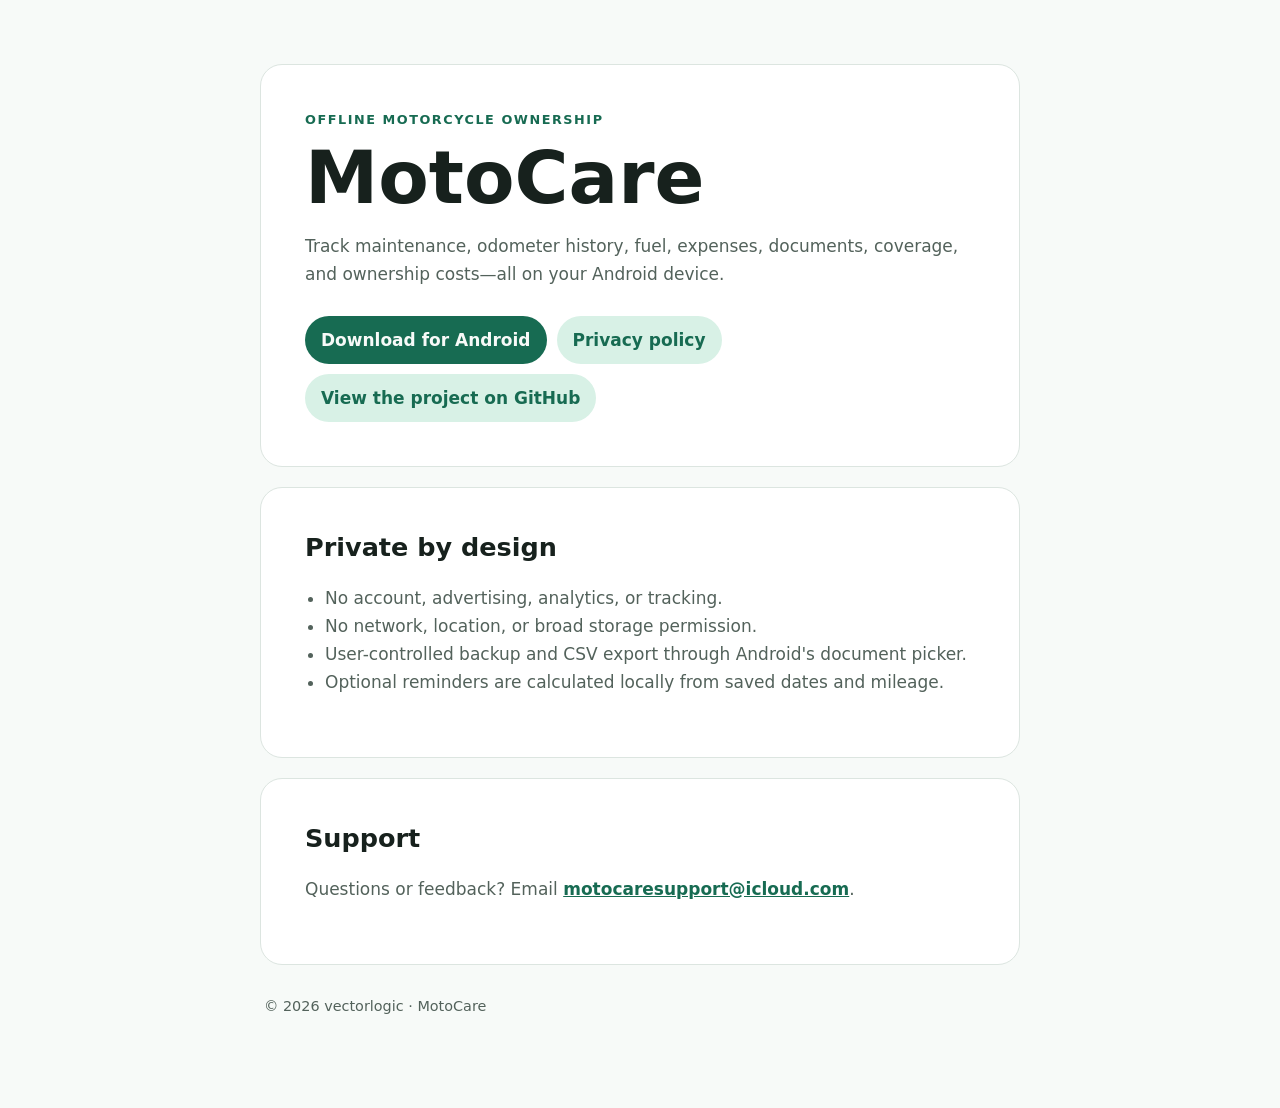
<file: docs/index.html>
<!doctype html>
<html lang="en">
<head>
    <meta charset="utf-8">
    <meta name="viewport" content="width=device-width, initial-scale=1">
    <meta name="description" content="MotoCare is a private, offline-first Android motorcycle maintenance and ownership tracker.">
    <title>MotoCare</title>
    <link rel="stylesheet" href="assets/style.css">
</head>
<body>
<main>
    <header>
        <div class="eyebrow">Offline motorcycle ownership</div>
        <h1>MotoCare</h1>
        <p>Track maintenance, odometer history, fuel, expenses, documents, coverage, and ownership costs—all on your Android device.</p>
        <div class="actions">
            <a class="button" href="https://github.com/vectorlogic-dev/motorcycle-maintenance/releases/latest/download/MotoCare.apk">Download for Android</a>
            <a class="button secondary" href="privacy/">Privacy policy</a>
            <a class="button secondary" href="https://github.com/vectorlogic-dev/motorcycle-maintenance">View the project on GitHub</a>
        </div>
    </header>
    <section>
        <h2>Private by design</h2>
        <ul>
            <li>No account, advertising, analytics, or tracking.</li>
            <li>No network, location, or broad storage permission.</li>
            <li>User-controlled backup and CSV export through Android's document picker.</li>
            <li>Optional reminders are calculated locally from saved dates and mileage.</li>
        </ul>
    </section>
    <section>
        <h2>Support</h2>
        <p>Questions or feedback? Email <a href="mailto:motocaresupport@icloud.com">motocaresupport@icloud.com</a>.</p>
    </section>
    <footer>© 2026 vectorlogic · MotoCare</footer>
</main>
</body>
</html>
</file>
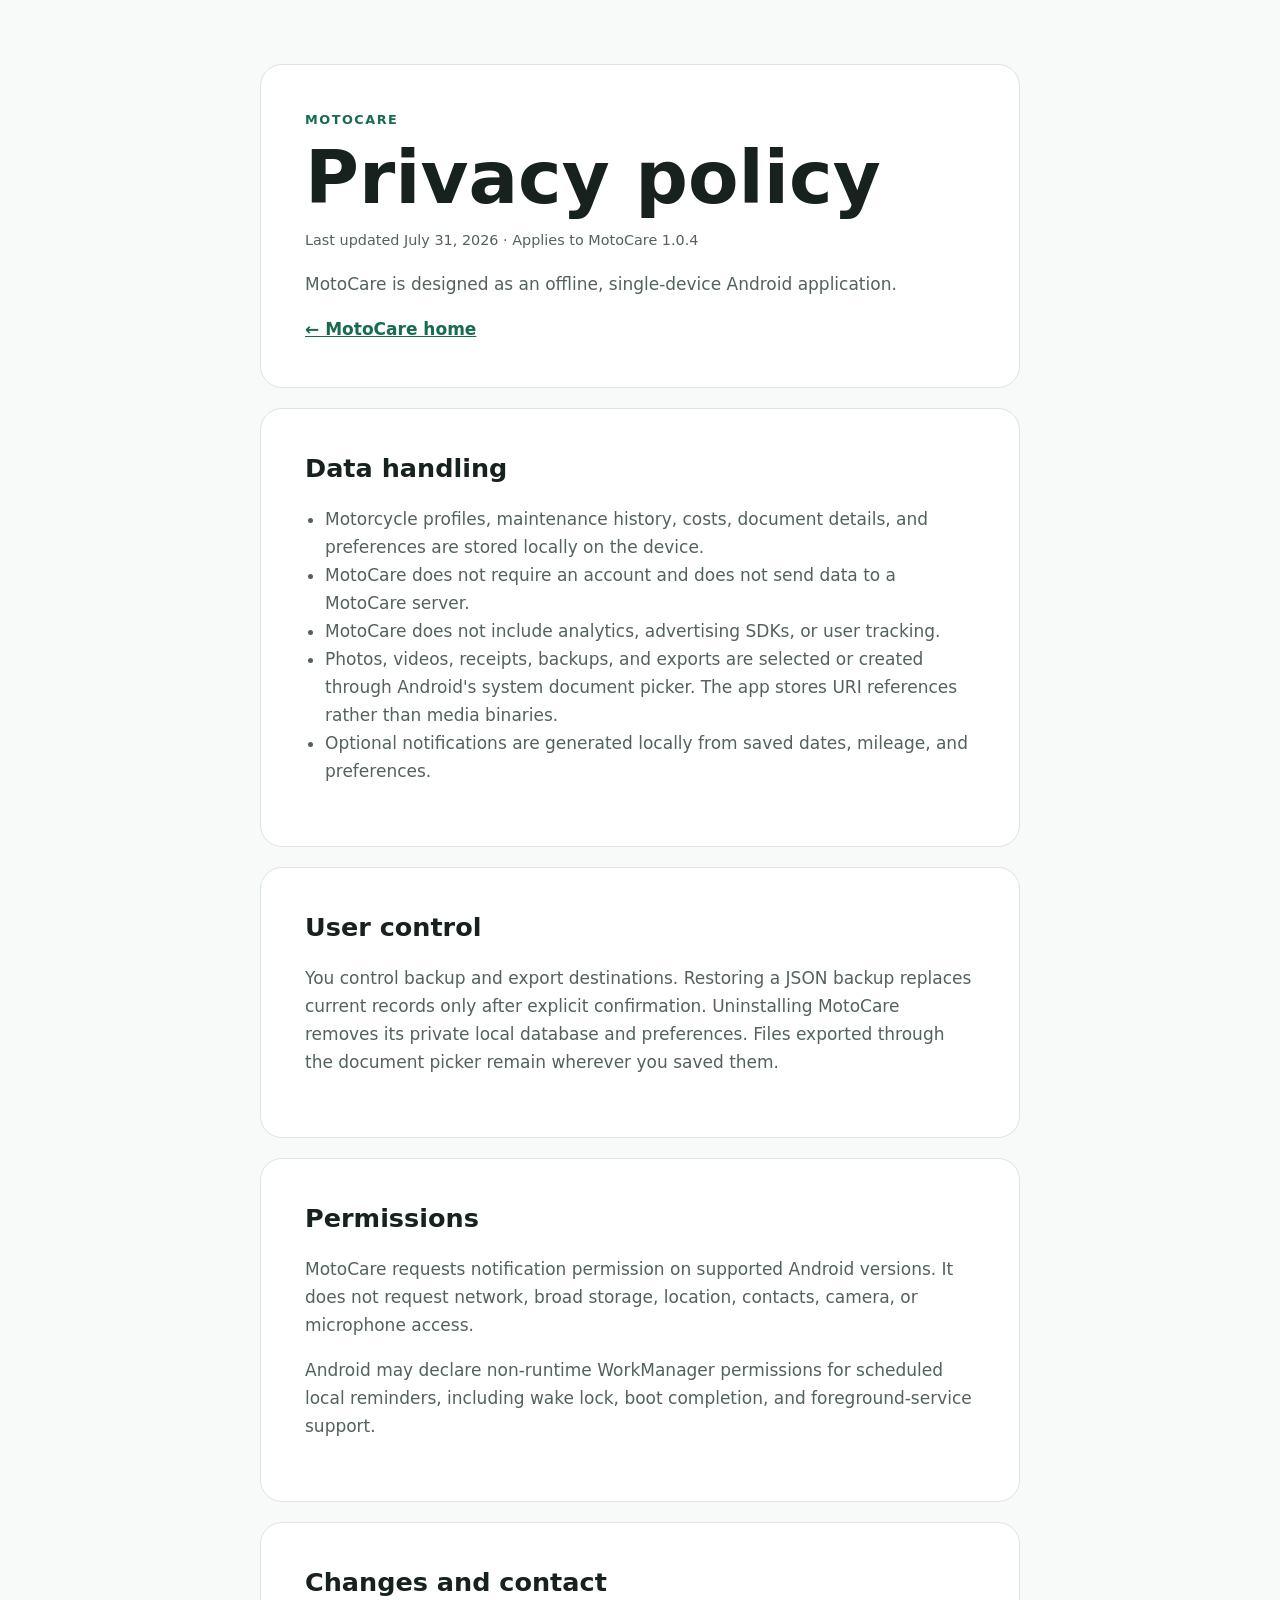
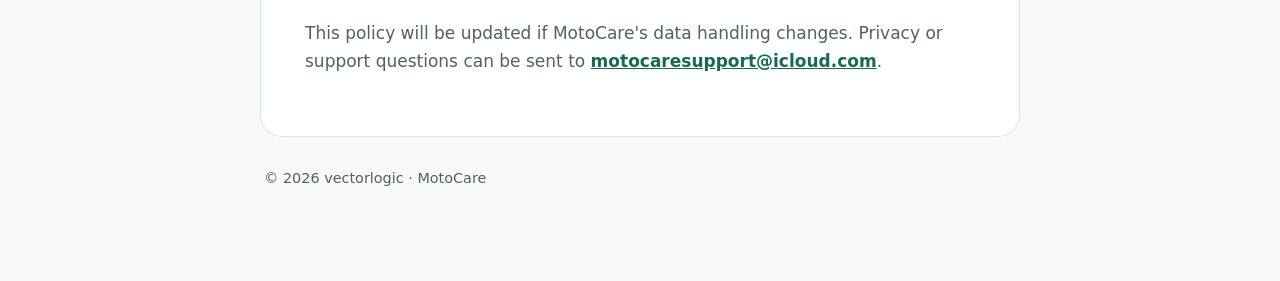
<file: docs/privacy/index.html>
<!doctype html>
<html lang="en">
<head>
    <meta charset="utf-8">
    <meta name="viewport" content="width=device-width, initial-scale=1">
    <meta name="description" content="MotoCare privacy policy">
    <title>Privacy Policy · MotoCare</title>
    <link rel="stylesheet" href="../assets/style.css">
</head>
<body>
<main>
    <header>
        <div class="eyebrow">MotoCare</div>
        <h1>Privacy policy</h1>
        <p class="updated">Last updated July 31, 2026 · Applies to MotoCare 1.0.4</p>
        <p>MotoCare is designed as an offline, single-device Android application.</p>
        <a href="../">← MotoCare home</a>
    </header>
    <section>
        <h2>Data handling</h2>
        <ul>
            <li>Motorcycle profiles, maintenance history, costs, document details, and preferences are stored locally on the device.</li>
            <li>MotoCare does not require an account and does not send data to a MotoCare server.</li>
            <li>MotoCare does not include analytics, advertising SDKs, or user tracking.</li>
            <li>Photos, videos, receipts, backups, and exports are selected or created through Android's system document picker. The app stores URI references rather than media binaries.</li>
            <li>Optional notifications are generated locally from saved dates, mileage, and preferences.</li>
        </ul>
    </section>
    <section>
        <h2>User control</h2>
        <p>You control backup and export destinations. Restoring a JSON backup replaces current records only after explicit confirmation. Uninstalling MotoCare removes its private local database and preferences. Files exported through the document picker remain wherever you saved them.</p>
    </section>
    <section>
        <h2>Permissions</h2>
        <p>MotoCare requests notification permission on supported Android versions. It does not request network, broad storage, location, contacts, camera, or microphone access.</p>
        <p>Android may declare non-runtime WorkManager permissions for scheduled local reminders, including wake lock, boot completion, and foreground-service support.</p>
    </section>
    <section>
        <h2>Changes and contact</h2>
        <p>This policy will be updated if MotoCare's data handling changes. Privacy or support questions can be sent to <a href="mailto:motocaresupport@icloud.com">motocaresupport@icloud.com</a>.</p>
    </section>
    <footer>© 2026 vectorlogic · MotoCare</footer>
</main>
</body>
</html>
</file>
<file: docs/assets/style.css>
:root {
    color-scheme: light dark;
    --bg: #f7faf8;
    --surface: #ffffff;
    --text: #17211d;
    --muted: #53625b;
    --brand: #176b52;
    --brand-soft: #d8f1e6;
    --border: #dce5e0;
}

@media (prefers-color-scheme: dark) {
    :root {
        --bg: #101613;
        --surface: #18211d;
        --text: #edf5f0;
        --muted: #b4c2bb;
        --brand: #7bd8b4;
        --brand-soft: #173d30;
        --border: #33433b;
    }
}

* { box-sizing: border-box; }

body {
    margin: 0;
    background: var(--bg);
    color: var(--text);
    font: 17px/1.65 system-ui, -apple-system, BlinkMacSystemFont, "Segoe UI", sans-serif;
}

main {
    width: min(760px, calc(100% - 36px));
    margin: 0 auto;
    padding: 64px 0 80px;
}

header, section {
    background: var(--surface);
    border: 1px solid var(--border);
    border-radius: 22px;
    padding: clamp(24px, 5vw, 44px);
    margin-bottom: 20px;
}

.eyebrow {
    color: var(--brand);
    font-size: .8rem;
    font-weight: 800;
    letter-spacing: .12em;
    text-transform: uppercase;
}

h1 { margin: .15em 0; font-size: clamp(2.4rem, 8vw, 4.6rem); line-height: 1; }
h2 { margin-top: 0; line-height: 1.2; }
p, li { color: var(--muted); }
a { color: var(--brand); font-weight: 650; }
ul { padding-left: 1.25rem; }

.actions { display: flex; flex-wrap: wrap; gap: 10px; margin-top: 28px; }
.button {
    display: inline-block;
    padding: 10px 16px;
    border-radius: 999px;
    background: var(--brand);
    color: var(--bg);
    text-decoration: none;
}
.button.secondary { background: var(--brand-soft); color: var(--brand); }
.updated { font-size: .9rem; }

footer { padding: 10px 4px; color: var(--muted); font-size: .9rem; }
</file>
